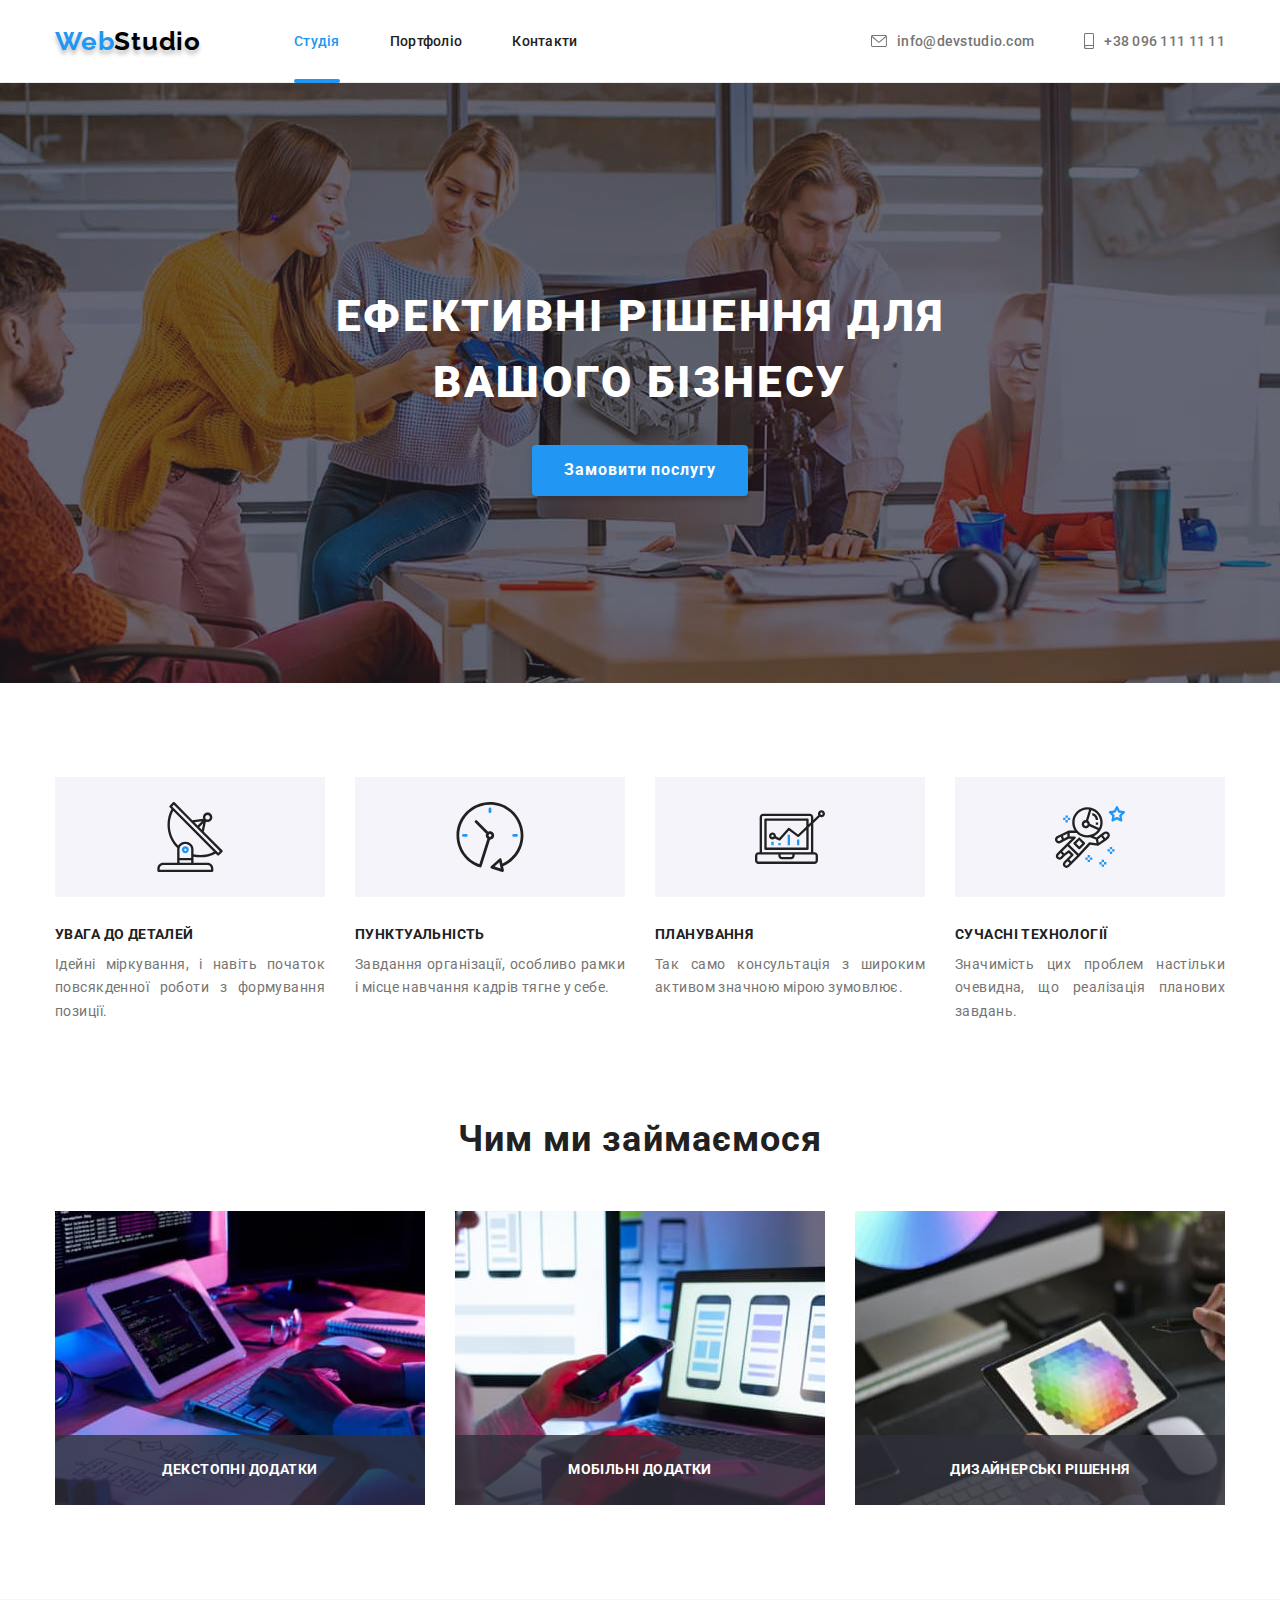
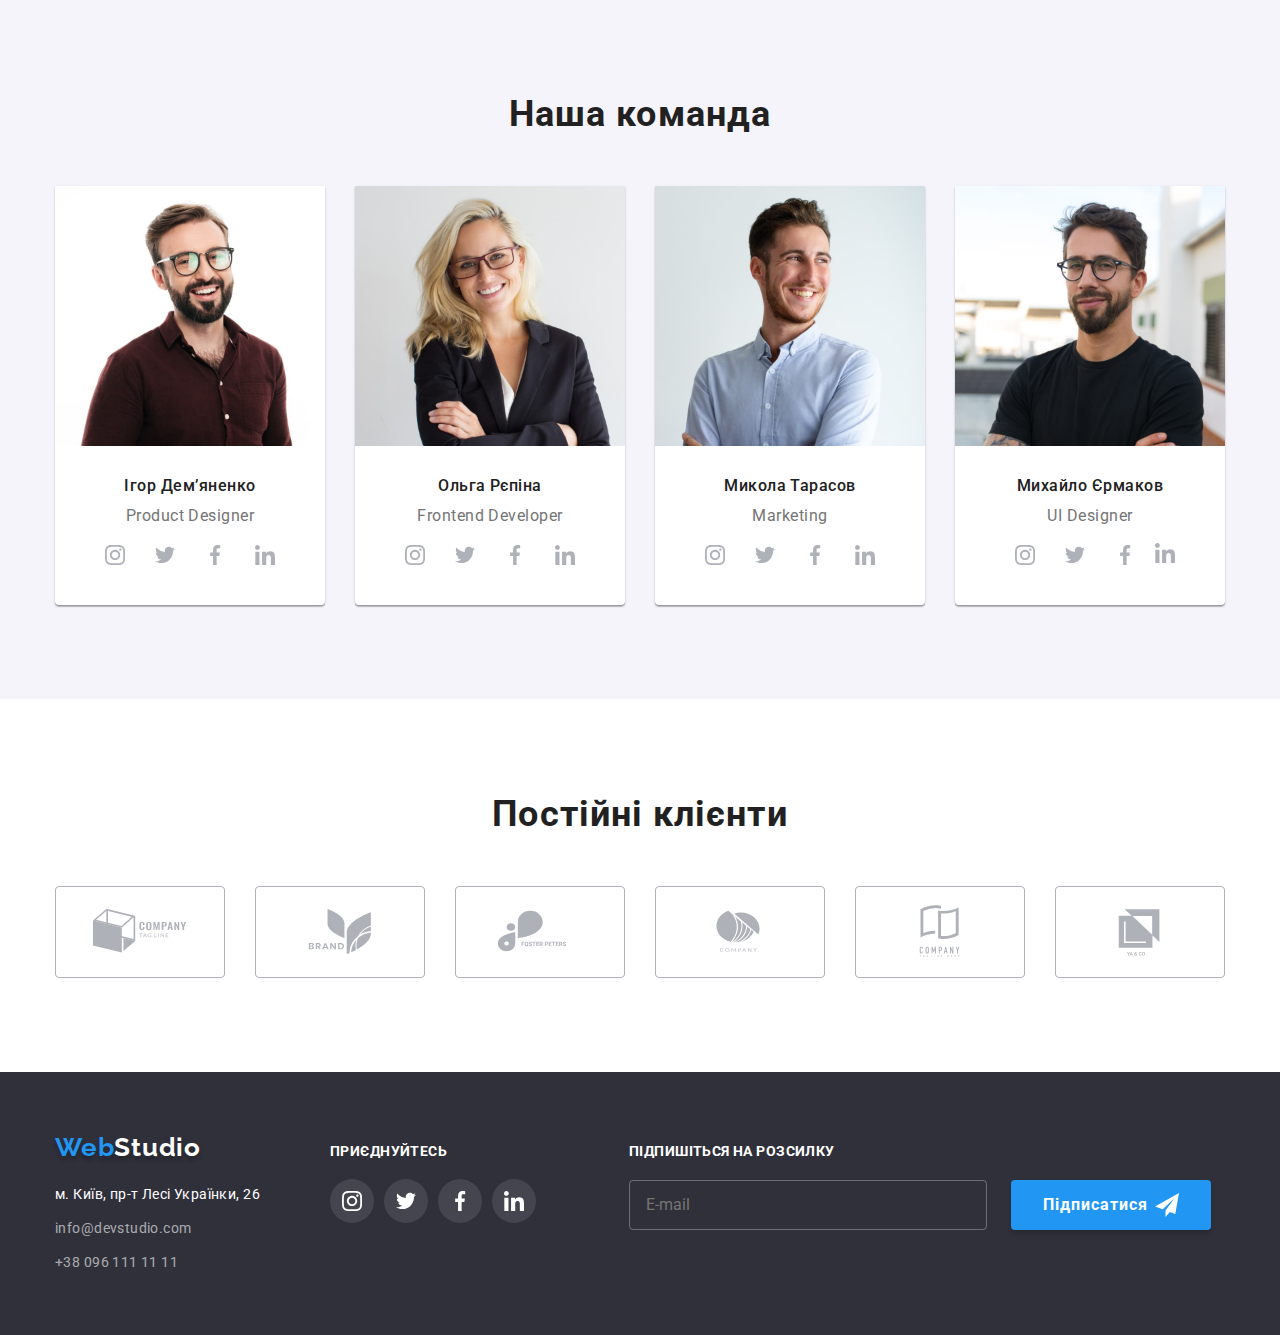
<file: index.html>
<!DOCTYPE html>
<html lang="en">
  <head>
    <meta charset="UTF-8" />
    <meta http-equiv="X-UA-Compatible" content="IE=edge" />
    <meta name="viewport" content="width=device-width, initial-scale=1.0" />
    <title>Студія</title>
    <link rel="preconnect" href="https://fonts.googleapis.com" />
    <link rel="preconnect" href="https://fonts.gstatic.com" crossorigin />
    <link
      <link
      href="https://fonts.googleapis.com/css2?family=Raleway:wght@700&family=Roboto:wght@400;500;700;900&display=swap"
      rel="stylesheet"
    />
    <link
      rel="stylesheet"
      href="https://cdnjs.cloudflare.com/ajax/libs/modern-normalize/1.1.0/modern-normalize.min.css"
    />
   <link rel="stylesheet" href="./css/main.min.css"> 
  </head>
  <body>
    <!--header-->
    <header class="header">
      <div class="container">
        <nav class="header-nav">
          <a href="./index.html" class="logo">Web<span class="header__logo">Studio</span></a>
          <ul class="header-nav__list list">
            <li class="header-nav__item"><a href="./index.html" class="header-nav__link header-nav__link--current">Студія</a></li>
            <li class="header-nav__item"><a href="./portfolio.html" class="header-nav__link">Портфоліо</a></li>
            <li class="header-nav__item"><a href="#Контакти" class="header-nav__link">Контакти</a></li>
          </ul>
          <ul class="contact-list list">
            <li class="contact-list__item">
              <a href="mailto:info@devstudio.com" class="contact-list__link">
                <svg width="16" height="12" class="contact-list__icon">
                  <use href="./images/icons.svg#icon-envelope"></use></svg
                >info@devstudio.com
              </a>
            </li>
            <li class="contact-list__item">
              <a href="tel:+380961111111" class="contact-list__link">
                <svg width="10" height="16" class="contact-list__icon">
                  <use href="./images/icons.svg#icon-smartphone"></use></svg
                >+38 096 111 11 11
              </a>
            </li>
          </ul>
        </nav>
      </div>
    </header>
    <!--main content-->
    <main class="main">
      <!--hero section-->

      <section class="hero-section">
        <h1 class="hero-title">Ефективні рішення для вашого бізнесу</h1>
        <button type="button" class="hero-btn" data-modal-open>Замовити послугу</button>
      </section>

      <!--advantages section with hidden h2-->

      <section class="advantages section">
        <div class="container">
          <h2 class="section-title visually-hidden">Переваги</h2>
          <ul class="advantages__list list">
            <li class="advantages__item">
              <div class="advantages__wrap">  
                <svg  class="advantages__icon">
                  <use href="./images/icons.svg#icon-antenna"></use>
                </svg>
              </div>
              <h3 class="advantages__title">Увага до деталей</h3>
              <p class="advantages__text">
                Ідейні міркування, і навіть початок повсякденної роботи з формування позиції.
              </p>
            </li>
            <li class="advantages__item">
              <div class="advantages__wrap">
                <svg class="advantages__icon">
                  <use href="./images/icons.svg#icon-clock"></use>
                </svg>
              </div>
              <h3 class="advantages__title">Пунктуальність</h3>
              <p class="advantages__text">
                Завдання організації, особливо рамки і місце навчання кадрів тягне у себе.
              </p>
            </li>
            <li class="advantages__item">
              <div class="advantages__wrap">
                <svg class="advantages__icon">
                  <use href="./images/icons.svg#icon-diagram"></use>
                </svg>
              </div>
              <h3 class="advantages__title">Планування</h3>
              <p class="advantages__text">Так само консультація з широким активом значною мірою зумовлює.</p>
            </li>
            <li class="advantages__item">
              <div class="advantages__wrap">
                <svg class="advantages__icon">
                  <use href="./images/icons.svg#icon-astronaut"></use>
                </svg>
              </div>
              <h3 class="advantages__title">Сучасні технології</h3>
              <p class="advantages__text">
                Значимість цих проблем настільки очевидна, що реалізація планових завдань.
              </p>
            </li>
          </ul>
        </div>
      </section>

      <!--description section-->

      <section class="description section">
        <div class="container">
          <h2 class="section-title">Чим ми займаємося</h2>
          <ul class="description__list list">
            <li class="description__item">
              <img
                class="description__image"
                src="./images/foto1.jpg"
                alt="Розробка програмного забезпечення"
                width="370"
                height="294"
              />
              <div class="description__wrap"><h3 class="description__text">Декстопні додатки</h3></div>
            </li>
            <li class="description__item">
              <img
                class="description__image"
                src="./images/foto2.jpg"
                alt="Розробка мобільних додатків"
                width="370"
                height="294"
              />
              <div class="description__wrap"><h3 class="description__text">Мобільні додатки</h3></div>
            </li>
            <li class="description__item">
              <img
                class="description__image"
                src="./images/foto3.jpg"
                alt="Розробка графічного дизайну"
                width="370"
                height="294"
              />
              <div class="description__wrap"><h3 class="description__text">Дизайнерські рішення</h3></div>
            </li>
          </ul>
        </div>
      </section>

      <!--team section-->

      <section class="team section">
        <div class="container">
          <h2 class="section-title">Наша команда</h2>
          <ul class="team__list list">
            <li class="team__item">
              <img
                class="team__foto"
                src="./images/ihor.jpg"
                alt="Зображення Ігора Демяненка"
                width="270"
                height="260"
              />
              <div class="team__wrap">
                <h3 class="team__name">Ігор Демʼяненко</h3>
                <p class="team__position">Product Designer</p>
                <ul class="social-list list">
                  <li class="social-list__item">
                    <a href="" class="social-list__link"
                      ><svg width="20" height="20" class="social-list__icon">
                        <use href="./images/icons.svg#icon-instagram"></use></svg
                    ></a>
                  </li>
                  <li class="social-list__item">
                    <a href="" class="social-list__link"
                      ><svg width="20" height="20" class="social-list__icon">
                        <use href="./images/icons.svg#icon-twitter"></use></svg
                    ></a>
                  </li>
                  <li class="social-list__item">
                    <a href="" class="social-list__link"
                      ><svg width="20" height="20" class="social-list__icon">
                        <use href="./images/icons.svg#icon-facebook"></use></svg
                    ></a>
                  </li>
                  <li class="social-list__item">
                    <a href="" class="social-list__link"
                      ><svg width="20" height="20" class="social-list__icon">
                        <use href="./images/icons.svg#icon-linkedin"></use></svg
                    ></a>
                  </li>
                </ul>
              </div>
            </li>
            <li class="team__item">
              <img
                class="team__foto"
                src="./images/olha.jpg"
                alt="Зображення Ольги Рєпіної"
                width="270"
                height="260"
              />
              <div class="team__wrap">
                <h3 class="team__name">Ольга Рєпіна</h3>
                <p class="team__position">Frontend Developer</p>
                <ul class="social-list list">
                  <li class="social-list__item">
                    <a href="" class="social-list__link"
                      ><svg width="20" height="20" class="social-list__icon">
                        <use href="./images/icons.svg#icon-instagram"></use></svg
                    ></a>
                  </li>
                  <li class="social-list__item">
                    <a href="" class="social-list__link"
                      ><svg width="20" height="20" class="social-list__icon">
                        <use href="./images/icons.svg#icon-twitter"></use></svg
                    ></a>
                  </li>
                  <li class="social-list__item">
                    <a href="" class="social-list__link"
                      ><svg width="20" height="20" class="social-list__icon">
                        <use href="./images/icons.svg#icon-facebook"></use></svg
                    ></a>
                  </li>
                  <li class="social-list__item">
                    <a href="" class="social-list__link"
                      ><svg width="20" height="20" class="social-list__icon">
                        <use href="./images/icons.svg#icon-linkedin"></use></svg
                    ></a>
                  </li>
                </ul>
              </div>
            </li>
            <li class="team__item">
              <img
                class="team__foto"
                src="./images/mykola.jpg"
                alt="Зображення Миколи Тарасова"
                width="270"
                height="260"
              />
              <div class="team__wrap">
                <h3 class="team__name">Микола Тарасов</h3>
                <p class="team__position">Marketing</p>
                <ul class="social-list list">
                  <li class="social-list__item">
                    <a href="" class="social-list__link"
                      ><svg width="20" height="20" class="social-list__icon">
                        <use href="./images/icons.svg#icon-instagram"></use>
                      </svg>
                    </a>
                  </li>
                  <li class="social-list__item">
                    <a href="" class="social-list__link"
                      ><svg width="20" height="20" class="social-list__icon">
                        <use href="./images/icons.svg#icon-twitter"></use>
                      </svg>
                    </a>
                  </li>
                  <li class="social-list__item">
                    <a href="" class="social-list__link"
                      ><svg width="20" height="20" class="social-list__icon">
                        <use href="./images/icons.svg#icon-facebook"></use>
                      </svg>
                    </a>
                  </li>
                  <li class="social-list__item">
                    <a href="" class="social-list__link"
                      ><svg width="20" height="20" class="social-list__icon">
                        <use href="./images/icons.svg#icon-linkedin"></use>
                      </svg>
                    </a>
                  </li>
                </ul>
              </div>
            </li>
            <li class="team__item">
              <img
                class="team__foto"
                src="./images/mykhailo.jpg"
                alt="Зображення Михайла Єрмакова"
                width="270"
                height="260"
              />
              <div class="team__wrap">
                <h3 class="team__name">Михайло Єрмаков</h3>
                <p class="team__position">UI Designer</p>
                <ul class="social-list list">
                  <li class="social-list__item">
                    <a href="" class="social-list__link"
                      ><svg width="20" height="20" class="social-list__icon">
                        <use href="./images/icons.svg#icon-instagram"></use></svg
                    ></a>
                  </li>
                  <li class="social-list__item">
                    <a href="" class="social-list__link"
                      ><svg width="20" height="20" class="social-list__icon">
                        <use href="./images/icons.svg#icon-twitter"></use></svg
                    ></a>
                  </li>
                  <li class="social-list__item">
                    <a href="" class="social-list__link"
                      ><svg width="20" height="20" class="social-list__icon">
                        <use href="./images/icons.svg#icon-facebook"></use></svg
                    ></a>
                  </li>
                  <li class="social-list__item">
                    <a href="" class="social-llist__link"
                      ><svg width="20" height="20" class="social-list__icon">
                        <use href="./images/icons.svg#icon-linkedin"></use></svg
                    ></a>
                  </li>
                </ul>
              </div>
            </li>
          </ul>
        </div>
      </section>
      <section class="clients section">
        <div class="container">
          <h2 class="section-title">Постійні клієнти</h2>
          <ul class="clients__list list">
            <li>
              <a href="" class="clients__link">
                <svg class="clients__icon">
                  <use href="./images/icons.svg#icon-logo"></use>
                </svg>
              </a>
            </li>
            <li>
              <a href="" class="clients__link">
                <svg class="clients__icon">
                  <use href="./images/icons.svg#icon-logo-1"></use>
                </svg>
              </a>
            </li>
            <li>
              <a href="" class="clients__link">
                <svg class="clients__icon">
                  <use href="./images/icons.svg#icon-logo-2"></use>
                </svg>
              </a>
            </li>
            <li>
              <a href="" class="clients__link">
                <svg class="clients__icon">
                  <use href="./images/icons.svg#icon-logo-3"></use>
                </svg>
              </a>
            </li>
            <li>
              <a href="" class="clients__link">
                <svg class="clients__icon">
                  <use href="./images/icons.svg#icon-logo-4"></use>
                </svg>
              </a>
            </li>
            <li>
              <a href="" class="clients__link">
                <svg class="clients__icon">
                  <use href="./images/icons.svg#icon-logo-5"></use>
                </svg>
              </a>
            </li>
          </ul>
        </div>
      </section>
    </main>
    <!--footer-->
    <footer class="footer">
      <div class="footer-container container">
      <div class="footer-box">
        <a href="index.html" class="logo">Web<span class="footer-studio">Studio</span></a>
        <address class="address" id="Контакти">
          <ul class="adress-list list">
            <li class="footer-item">
              <a
                href="https://goo.gl/maps/LVJzUpiBmEEemzZo6"
                target="_blank"
                rel="noreferrer noopener nofollow"
                class="adress"
              >
                м. Київ, пр-т Лесі Українки, 26</a
              >
            </li>
            <li class="footer-item">
              <a href="mailto:info@devstudio.com" class="footer-contact">info@devstudio.com</a>
            </li>
            <li class="footer-item">
              <a href="tel:+380961111111" class="footer-contact">+38 096 111 11 11</a>
            </li>
          </ul>
        </address>
      </div>
      <div class="footer-social">
        <strong class="footer-text">приєднуйтесь</strong>
        <ul class="footer-social-list list">
          <li class="footer-social-item">
            <a href="" class="footer-social-link">
              <svg class="footer-icon"><use href="./images/icons.svg#icon-instagram">

              </use></svg>
            </a>
          </li>
          <li class="footer-social-item">
            <a href="" class="footer-social-link">
              <svg class="footer-icon"><use href="./images/icons.svg#icon-twitter">

              </use></svg>
            </a>
          </li>
          <li class="footer-social-item">
            <a href="" class="footer-social-link">
              <svg class="footer-icon"><use href="./images/icons.svg#icon-facebook">

              </use></svg>
            </a>
          </li>
          <li class="footer-social-item">
            <a href="" class="footer-social-link">
              <svg class="footer-icon"><use href="./images/icons.svg#icon-linkedin">

              </use></svg>
            </a>
          </li>
        </ul>
        </div>
        <form action="" class="footer-form">
          <div class="form-wrap">
            <label for="email" class="footer-lable">Підпишіться на розсилку</label>
            <input type="email" name="email" id="email" placeholder="E-mail" class="footer-input">
         </div>
          <button type="submit" class="footer-button">
            Підписатися
          <svg class="send-icon">
            <use href="./images/icons.svg#icon-send"> 
          </button>
        </form>
        </div>
      </div>
    </div>
    </footer>
    <!--modal-->
    <div class="backdrop is-hidden" data-modal>
      <div class="modal">
        <button type="button" class="close-button" data-modal-close>
          <svg width="16" height="16">
            <use href="./images/icons.svg#icon-close"></use>
          </svg>
        </button>
      <form action="" class="modal-form">
        <p class="modal-title">Залиште свої дані, ми вам передзвонимо</p>
        <div class="modal-element">
          <label for="name" class="modal-label">Імʼя</label>
          <div class="input-wrap">
            <input type="text" id="name" class="modal-input">
            <svg width="18" height="18" class="modal-icon">
              <use href="./images/icons.svg#icon-person"></use>
            </svg>
          </div>
        </div>
        <div class="modal-element">
          <label for="phone-number" class="modal-label">Телефон</label>
          <div class="input-wrap">
          <input type="tel" id="phone-number" class="modal-input">
          <svg width="18" height="18" class="modal-icon">
            <use href="./images/icons.svg#icon-phone"></use>
          </svg>
          </div>
        </div>
        <div class="modal-element">
          <label for="mail" class="modal-label">Пошта</label>
          <div class="input-wrap">
            <input type="email" id="mail" class="modal-input">
            <svg width="18" height="18" class="modal-icon">
              <use href="./images/icons.svg#icon-email"></use>
            </svg>
          </div>
        </div>
        <div class="modal-element">
          <label for="сomment" class="modal-label">Коментар</label>
          <textarea name="comment" id="comment" rows="10" placeholder="Введіть текст"></textarea>
        </div>
        <div class="accept">
          <input type="checkbox" id="accept" name="accept" required class="input-accept visually-hidden">
          <label for="accept" class="accept-label"> 
            <svg width="16" height="15" class="modal-icon">
              <use href="./images/icons.svg#icon-Vector" class="nonchecked"></use>
              <use href="./images/icons.svg#icon-check" class="checked"></use>
            </svg>
          Погоджуюсь з росилкою та приймаю  <span><a href="" class="link-agreements">Умови договору</a></span>
          </label>
        </div>
        <div class="btn-wrap"><button type="submit" class="submit-button">Відправити</button></div>
      </form>
      </div>
    <script src="./js/modal.js"></script>
  </body>
</html>
</file>
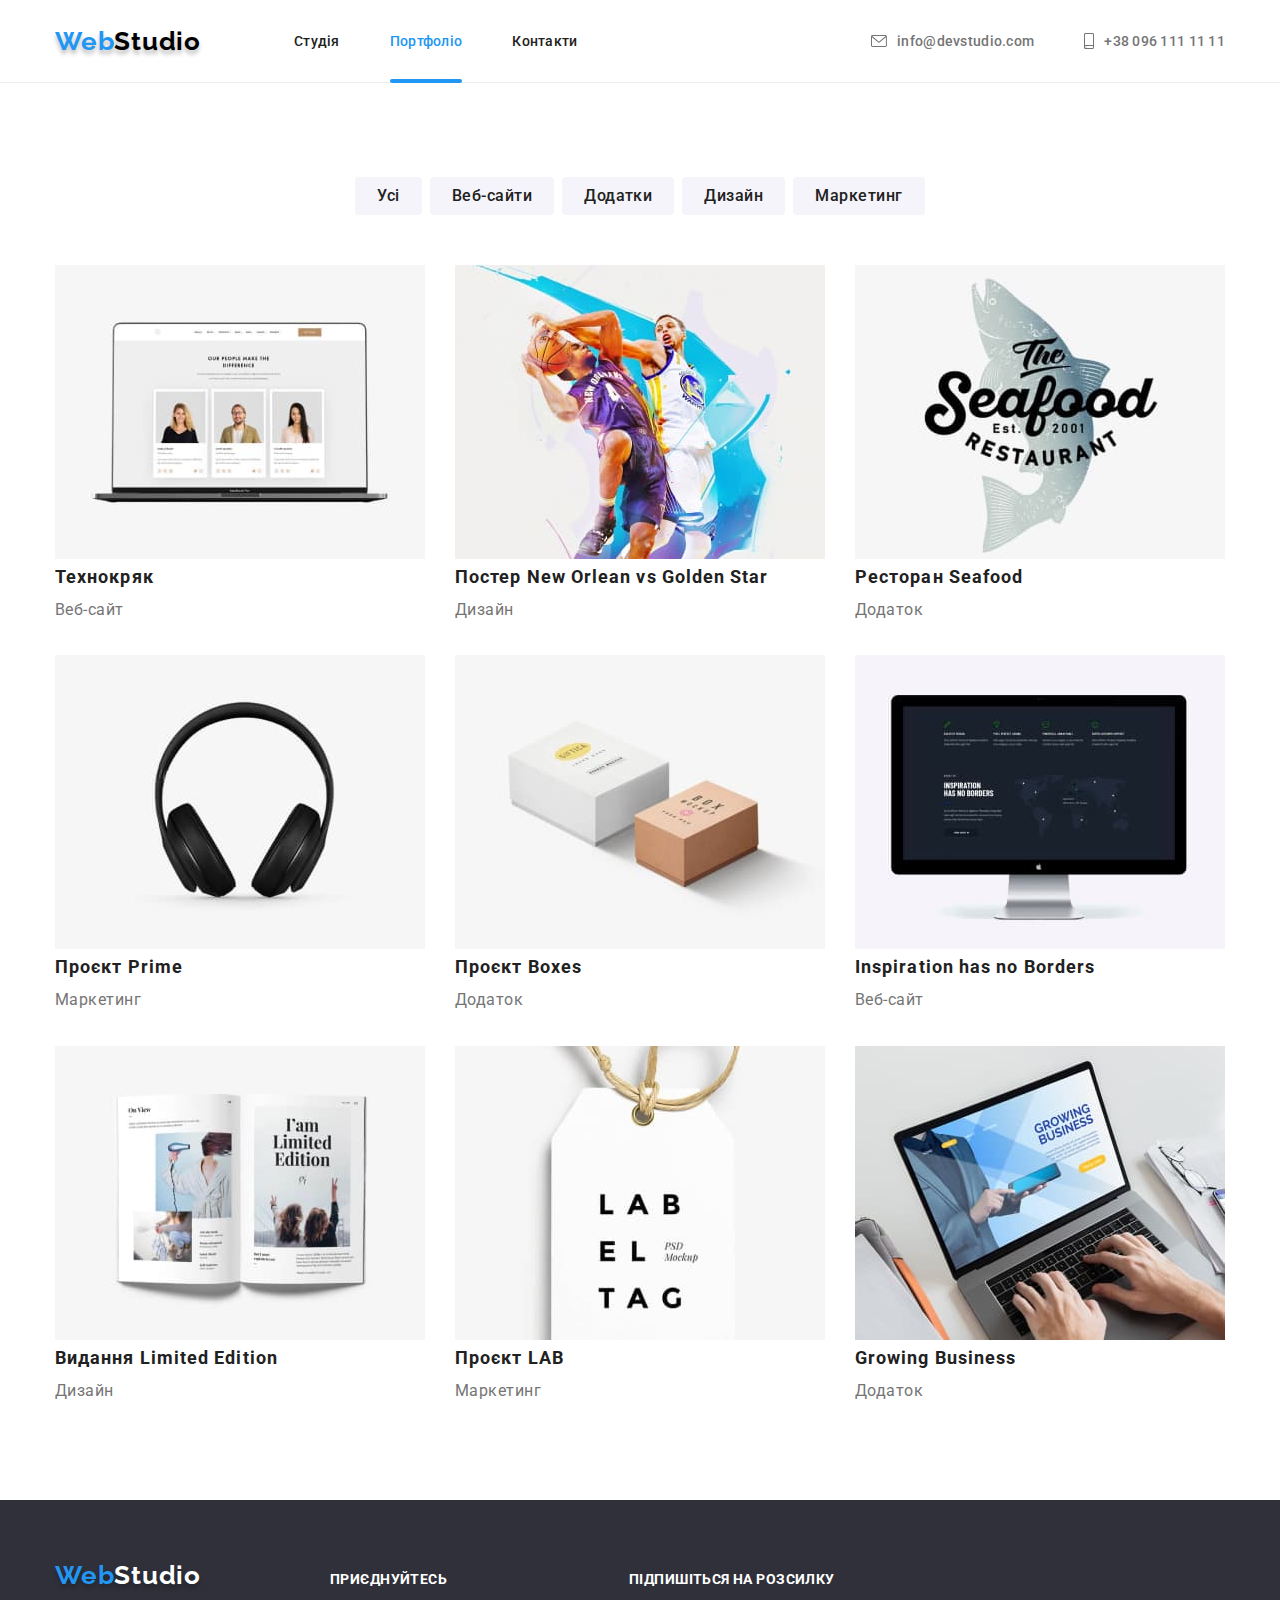
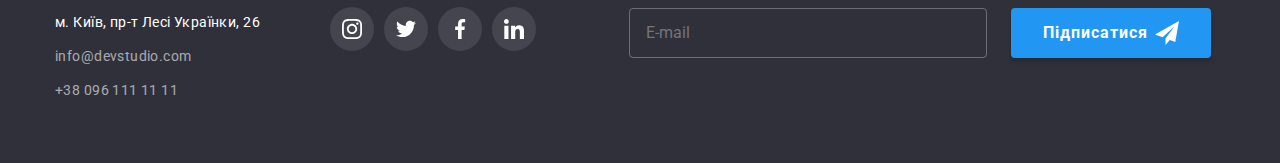
<file: portfolio.html>
<!DOCTYPE html>
<html lang="en">
  <head>
    <meta charset="UTF-8" />
    <meta http-equiv="X-UA-Compatible" content="IE=edge" />
    <meta name="viewport" content="width=device-width, initial-scale=1.0" />
    <title>Студія</title>
    <link rel="preconnect" href="https://fonts.googleapis.com" />
    <link rel="preconnect" href="https://fonts.gstatic.com" crossorigin />
    <link
      <link
      href="https://fonts.googleapis.com/css2?family=Raleway:wght@700&family=Roboto:wght@400;500;700;900&display=swap"
      rel="stylesheet"
    />
    <link
      rel="stylesheet"
      href="https://cdnjs.cloudflare.com/ajax/libs/modern-normalize/1.1.0/modern-normalize.min.css"
    />
    <link rel="stylesheet" href="./css/main.min.css"
  </head>
  <body>
    <!--header-->
    <header class="header">
      <div class="container">
        <nav class="header-nav">
          <a href="./index.html" class="logo">Web<span class="header__logo">Studio</span></a>
          <ul class="header-nav__list list">
            <li class="header-nav__item"><a href="./index.html" class="header-nav__link header-nav__link">Студія</a></li>
            <li class="header-nav__item"><a href="./portfolio.html" class="header-nav__link header-nav__link--current">Портфоліо</a></li>
            <li class="header-nav__item"><a href="#Контакти" class="header-nav__link">Контакти</a></li>
          </ul>
          <ul class="contact-list list">
            <li class="contact-list__item">
              <a href="mailto:info@devstudio.com" class="contact-list__link">
                <svg width="16" height="12" class="contact-list__icon">
                  <use href="./images/icons.svg#icon-envelope"></use></svg
                >info@devstudio.com
              </a>
            </li>
            <li class="contact-list__item">
              <a href="tel:+380961111111" class="contact-list__link">
                <svg width="10" height="16" class="contact-list__icon">
                  <use href="./images/icons.svg#icon-smartphone"></use></svg
                >+38 096 111 11 11
              </a>
            </li>
          </ul>
        </nav>
      </div>
    </header>
    <!--main content-->
    <main>
      <section class="section">
        <div class="container">
          <ul class="button-list list">
            <li class="btn-item"><button type="button" class="portfolio-btn">Усі</button></li>
            <li class="btn-item"><button type="button" class="portfolio-btn">Веб-сайти</button></li>
            <li class="btn-item"><button type="button" class="portfolio-btn">Додатки</button></li>
            <li class="btn-item"><button type="button" class="portfolio-btn">Дизайн</button></li>
            <li class="btn-item"><button type="button" class="portfolio-btn">Маркетинг</button></li>
          </ul>
          <ul class="portfolio-list list">
            <li>
              <a href="" class="portfolio-link">
                <div class="portfolio-box"><img src="./images/technokriak.jpg" alt="Технокряк" width="370" height="294" />
                <p class="box-text">Ресурс пропонує комплексні пропозиції з різним рівнем функціоналу та сервісів. Все це дозволить відвідувачу отримати вичерпні відомості про компанію чи приватну особу.</p></div>
                <div class="porfolio-description">
                  <h3 class="portfolio-title">Технокряк</h3>
                  <p class="portfolio-text">Веб-сайт</p>
                </div>
              </a>
            </li>
            <li>
              <a href="" class="portfolio-link">
                <div class="portfolio-box"><img src="./images/poster.jpg" alt="Постер баскетболістів" width="370" height="294" />
                <p class="box-text">Ресурс пропонує комплексні пропозиції з різним рівнем функціоналу та сервісів. Все це дозволить відвідувачу отримати вичерпні відомості про компанію чи приватну особу.</p></div>
                <div class="porfolio-description">
                <h3 class="portfolio-title">Постер New Orlean vs Golden Star</h3>
                <p class="portfolio-text">Дизайн</p>
              </div></a>
            </li>
            <li>
              <a href="" class="portfolio-link">
                <div class="portfolio-box"><img src="./images/restoran.jpg" alt="Логотип ресторану" width="370" height="294" />
                <p class="box-text">Ресурс пропонує комплексні пропозиції з різним рівнем функціоналу та сервісів. Все це дозволить відвідувачу отримати вичерпні відомості про компанію чи приватну особу.</p></div>
                <div class="porfolio-description">
                <h3 class="portfolio-title">Ресторан Seafood</h3>
                <p class="portfolio-text">Додаток</p>
              </div>
            </a>
            </li>
            <li>
              <a href="" class="portfolio-link">
                <div class="portfolio-box"><img src="./images/prime.jpg" alt="Навушники" width="370" height="294" />
                <p class="box-text">Ресурс пропонує комплексні пропозиції з різним рівнем функціоналу та сервісів. Все це дозволить відвідувачу отримати вичерпні відомості про компанію чи приватну особу.</p></div>
                <div class="porfolio-description">
                <h3 class="portfolio-title">Проєкт Prime</h3>
                <p class="portfolio-text">Маркетинг</p>
              </div>
            </a>
            </li>
            <li>
              <a href="" class="portfolio-link">
                <div class="portfolio-box"><img src="./images/boxes.jpg" alt="Коробки" width="370" height="294" />
                <p class="box-text">Ресурс пропонує комплексні пропозиції з різним рівнем функціоналу та сервісів. Все це дозволить відвідувачу отримати вичерпні відомості про компанію чи приватну особу.</p></div>
              <div class="porfolio-description">
                <h3 class="portfolio-title">Проєкт Boxes</h3>
                <p class="portfolio-text">Додаток</p>
              </div>
            </a>
            </li>
            <li>
              <a href="" class="portfolio-link">
                <div class="portfolio-box"><img src="./images/inspiration.jpg" alt="Сторфінка веб-сайту" width="370" height="294" />
                <p class="box-text">Ресурс пропонує комплексні пропозиції з різним рівнем функціоналу та сервісів. Все це дозволить відвідувачу отримати вичерпні відомості про компанію чи приватну особу.</p></div>
                <div class="porfolio-description">
                  <h3 class="portfolio-title">Inspiration has no Borders</h3>
                  <p class="portfolio-text">Веб-сайт</p>
                </div>
              </a>
            </li>
            <li>
              <a href="" class="portfolio-link">
                <div class="portfolio-box"><img src="./images/limitededition.jpg" alt="Розгорнутий журнал" width="370" height="294" />
                <p class="box-text">Ресурс пропонує комплексні пропозиції з різним рівнем функціоналу та сервісів. Все це дозволить відвідувачу отримати вичерпні відомості про компанію чи приватну особу.</p></div>
                <div class="porfolio-description">
                <h3 class="portfolio-title">Видання Limited Edition</h3>
                <p class="portfolio-text">Дизайн</p>
              </div>
            </a>
            </li>
            <li>
              <a href="" class="portfolio-link">
                <div class="portfolio-box"><img src="./images/lab.jpg" alt="Бірка з текстом Lab El Tag" width="370" height="294" />
                <p class="box-text">Ресурс пропонує комплексні пропозиції з різним рівнем функціоналу та сервісів. Все це дозволить відвідувачу отримати вичерпні відомості про компанію чи приватну особу.</p></div>
                <div class="porfolio-description">
                <h3 class="portfolio-title">Проєкт LAB</h3>
                <p class="portfolio-text">Маркетинг</p>
              </div>
            </a>
            </li>
            <li>
              <a href="" class="portfolio-link">
                <div class="portfolio-box"><img src="./images/growing.jpg" alt="Додаток Growing Business" width="370" height="294" />
                <p class="box-text">Ресурс пропонує комплексні пропозиції з різним рівнем функціоналу та сервісів. Все це дозволить відвідувачу отримати вичерпні відомості про компанію чи приватну особу.</p></div>
                <div class="porfolio-description">
                  <h3 class="portfolio-title">Growing Business</h3>
                  <p class="portfolio-text">Додаток</p>
                </div>
              </a>
            </li>
          </ul>
        </div>
      </section>
    </main>
    <!--footer-->
  <footer class="footer">
    <div class="footer-container container">
      <div class="footer-box">
        <a href="index.html" class="logo">Web<span class="footer-studio">Studio</span></a>
        <address class="address" id="Контакти">
          <ul class="adress-list list">
            <li class="footer-item">
              <a href="https://goo.gl/maps/LVJzUpiBmEEemzZo6" target="_blank" rel="noreferrer noopener nofollow"
                class="adress">
                м. Київ, пр-т Лесі Українки, 26</a>
            </li>
            <li class="footer-item">
              <a href="mailto:info@devstudio.com" class="footer-contact">info@devstudio.com</a>
            </li>
            <li class="footer-item">
              <a href="tel:+380961111111" class="footer-contact">+38 096 111 11 11</a>
            </li>
          </ul>
        </address>
      </div>
      <div class="footer-social">
        <strong class="footer-text">приєднуйтесь</strong>
        <ul class="footer-social-list list">
          <li class="footer-social-item">
            <a href="" class="footer-social-link">
              <svg class="footer-icon">
                <use href="./images/icons.svg#icon-instagram">
  
                </use>
              </svg>
            </a>
          </li>
          <li class="footer-social-item">
            <a href="" class="footer-social-link">
              <svg class="footer-icon">
                <use href="./images/icons.svg#icon-twitter">
  
                </use>
              </svg>
            </a>
          </li>
          <li class="footer-social-item">
            <a href="" class="footer-social-link">
              <svg class="footer-icon">
                <use href="./images/icons.svg#icon-facebook">
  
                </use>
              </svg>
            </a>
          </li>
          <li class="footer-social-item">
            <a href="" class="footer-social-link">
              <svg class="footer-icon">
                <use href="./images/icons.svg#icon-linkedin">
  
                </use>
              </svg>
            </a>
          </li>
        </ul>
      </div>
      <form action="" class="footer-form">
        <div class="form-wrap">
          <label for="email" class="footer-lable">Підпишіться на розсилку</label>
          <input type="email" name="email" id="email" placeholder="E-mail" class="footer-input">
        </div>
        <button type="submit" class="footer-button">
          Підписатися
          <svg class="send-icon">
            <use href="./images/icons.svg#icon-send">
        </button>
      </form>
    </div>
    </div>
    </div>
  </footer>
  </body>
</html>
</file>
<file: css/main.min.css>
:root{--primary-text-color: #757575;--secondary-text-color: #212121;--accent-color: #2196f3;--primary-background-color: #ffffff;--secondary-background-color: #2f303a;--section-background-color: #f5f4fa;--fill-color: #afb1b8;--backdrop-color: rgba(0, 0, 0, 0.2);--portfolio-btn-color: #f5f4fa}body{margin:0;font-family:"Roboto",sans-serif;background-color:var(--primary-background-color);color:var(--primary-text-color)}a{-webkit-transition-property:color;transition-property:color;-webkit-transition-duration:250ms;transition-duration:250ms;-webkit-transition-timing-function:cubic-bezier(0.4, 0, 0.2, 1);transition-timing-function:cubic-bezier(0.4, 0, 0.2, 1)}h1,h2,h3,h4,h5,h6,p{margin:0;padding:0}img{display:block;max-width:100%}.container{width:1200px;margin:0 auto;padding-left:15px;padding-right:15px}.list{list-style:none;margin:0;padding:0}.section{padding-top:94px;padding-bottom:94px}.section-title{text-align:center;margin-bottom:50px;font-weight:700;font-size:36px;line-height:1.2;letter-spacing:.03em;color:var(--secondary-text-color)}.visually-hidden{position:absolute;width:1px;height:1px;margin:-1px;border:0;padding:0;white-space:nowrap;-webkit-clip-path:inset(100%);clip-path:inset(100%);clip:rect(0 0 0 0);overflow:hidden}.header{border-bottom:1px solid #ececec}.header__logo{color:#000}.logo{display:block;padding-top:25px;padding-bottom:25px;font-family:"Raleway",sans-serif;color:var(--accent-color);text-decoration:none;font-style:normal;font-weight:700;font-size:26px;line-height:1.2;letter-spacing:.03em;text-shadow:0px 4px 4px rgba(0,0,0,.25)}.header-nav{display:-webkit-box;display:-ms-flexbox;display:flex;-webkit-box-align:center;-ms-flex-align:center;align-items:center}.header-nav__list{margin-left:93px;display:-webkit-box;display:-ms-flexbox;display:flex}.header-nav__item:not(:last-child){margin-right:50px}.header-nav__link{display:-webkit-box;display:-ms-flexbox;display:flex;padding-top:32px;padding-bottom:32px;font-weight:500;font-size:14px;line-height:1.3;letter-spacing:.02em;color:var(--secondary-text-color);text-decoration:none;-webkit-box-align:center;-ms-flex-align:center;align-items:center}.header-nav__link:hover,.header-nav__link:focus{color:var(--accent-color)}.header-nav__link--current{color:var(--accent-color);position:relative}.header-nav__link--current::after{position:absolute;display:block;bottom:-1px;content:"";width:100%;height:4px;background-color:var(--accent-color);border-radius:2px}.contact-list{display:-webkit-box;display:-ms-flexbox;display:flex;margin-left:auto}.contact-list__item+.contact-list__item{margin-left:50px}.contact-list__link{display:-webkit-box;display:-ms-flexbox;display:flex;-webkit-box-align:center;-ms-flex-align:center;align-items:center;padding-top:32px;padding-bottom:32px;color:var(--primary-text-color);text-decoration:none;font-weight:500;font-size:14px;line-height:1.3;letter-spacing:.02em}.contact-list__link:hover,.contact-list__link:focus{color:var(--accent-color)}.contact-list__icon{margin-right:10px;fill:currentColor}.hero-section{max-width:1600px;height:600px;margin-left:auto;margin-right:auto;background-position:center;background-image:-webkit-gradient(linear, left top, left bottom, from(rgba(47, 48, 58, 0.4)), to(rgba(47, 48, 58, 0.4))),url("../images/hero.jpg");background-image:linear-gradient(rgba(47, 48, 58, 0.4), rgba(47, 48, 58, 0.4)),url("../images/hero.jpg");padding-top:200px;padding-bottom:200px;text-align:center;background-color:var(--secondary-background-color)}.hero-title{margin-bottom:30px;width:696px;margin-left:auto;margin-right:auto;font-weight:900;font-size:44px;line-height:1.5;letter-spacing:.06em;text-transform:uppercase;color:var(--primary-background-color)}.hero-btn{display:inline-block;padding:10px 32px;font-family:"Roboto",sans-serif;background:var(--accent-color);color:var(--primary-background-color);font-weight:700;font-size:16px;line-height:1.9;letter-spacing:.06em;-webkit-box-shadow:0px 4px 4px rgba(0,0,0,.15);box-shadow:0px 4px 4px rgba(0,0,0,.15);border-radius:4px;border:rgba(0,0,0,0);cursor:pointer}.advantages{padding-bottom:0}.advantages__list{display:-webkit-box;display:-ms-flexbox;display:flex;gap:30px}.advantages__item{width:270px}.advantages__wrap{background-color:var(--section-background-color);width:270px;height:120px;display:-webkit-box;display:-ms-flexbox;display:flex;-webkit-box-align:center;-ms-flex-align:center;align-items:center;-webkit-box-pack:center;-ms-flex-pack:center;justify-content:center;margin-bottom:30px}.advantages__icon{width:70px;height:70px}.advantages__title{margin-bottom:10px;font-weight:700;font-size:14px;line-height:1.1;letter-spacing:.03em;text-transform:uppercase;color:var(--secondary-text-color)}.advantages__text{font-size:14px;line-height:1.7;letter-spacing:.03em;text-align:justify}.description__list{display:-webkit-box;display:-ms-flexbox;display:flex}.description__item{position:relative}.description__item:not(:last-child){margin-right:30px}.description__image{display:block}.description__wrap{display:-webkit-box;display:-ms-flexbox;display:flex;position:absolute;bottom:0;left:0;width:100%;height:70px;background:rgba(47,48,58,.8);-webkit-box-pack:center;-ms-flex-pack:center;justify-content:center;-webkit-box-align:center;-ms-flex-align:center;align-items:center}.description__text{font-weight:700;font-size:14px;line-height:1.14;letter-spacing:.03em;text-transform:uppercase;color:var(--primary-background-color)}.team{padding-bottom:94px;background-color:var(--section-background-color)}.team__list{display:-webkit-box;display:-ms-flexbox;display:flex}.team__item{background-color:var(--primary-background-color);-webkit-box-shadow:0px 1px 3px rgba(0,0,0,.12),0px 1px 1px rgba(0,0,0,.14),0px 2px 1px rgba(0,0,0,.2);box-shadow:0px 1px 3px rgba(0,0,0,.12),0px 1px 1px rgba(0,0,0,.14),0px 2px 1px rgba(0,0,0,.2);border-radius:0px 0px 4px 4px}.team__item:not(:last-child){margin-right:30px}.team__foto{display:block}.team__wrap{width:270px;padding:30px 10px;text-align:center}.team__name{margin-bottom:10px;font-weight:500;font-size:16px;line-height:1.2;letter-spacing:.03em;color:var(--secondary-text-color)}.team__position{font-size:16px;line-height:1.2;letter-spacing:.03em}.social-list{display:-webkit-box;display:-ms-flexbox;display:flex;-webkit-box-pack:center;-ms-flex-pack:center;justify-content:center;-webkit-box-align:center;-ms-flex-align:center;align-items:center;margin-top:10px;margin-left:auto;margin-right:auto}.social-list__item:not(:last-child){margin-right:10px}.social-list__link{display:-webkit-box;display:-ms-flexbox;display:flex;-webkit-box-pack:center;-ms-flex-pack:center;justify-content:center;-webkit-box-align:center;-ms-flex-align:center;align-items:center;width:40px;height:40px;border-radius:50%;-webkit-transition-property:background-color;transition-property:background-color;-webkit-transition-duration:250ms;transition-duration:250ms;-webkit-transition-timing-function:cubic-bezier(0.4, 0, 0.2, 1);transition-timing-function:cubic-bezier(0.4, 0, 0.2, 1)}.social-list__link:hover,.social-list__link:focus{background-color:var(--accent-color);color:var(--primary-background-color)}.social-list__link:hover .social-list__link__icon,.social-list__link:focus .social-list__link__icon{fill:var(--primary-background-color)}.social-list__icon{width:20px;height:20px;fill:var(--fill-color);-webkit-transition-property:fill;transition-property:fill;-webkit-transition-duration:250ms;transition-duration:250ms;-webkit-transition-timing-function:cubic-bezier(0.4, 0, 0.2, 1);transition-timing-function:cubic-bezier(0.4, 0, 0.2, 1)}.clients__list{display:-webkit-box;display:-ms-flexbox;display:flex;-webkit-box-pack:center;-ms-flex-pack:center;justify-content:center;gap:30px}.clients__link{padding:0 auto;display:-webkit-box;display:-ms-flexbox;display:flex;-webkit-box-pack:center;-ms-flex-pack:center;justify-content:center;-webkit-box-align:center;-ms-flex-align:center;align-items:center;width:170px;height:92px;border:1px solid var(--fill-color);border-radius:4px;-webkit-transition-property:border;transition-property:border;-webkit-transition-duration:250ms;transition-duration:250ms;-webkit-transition-timing-function:cubic-bezier(0.4, 0, 0.2, 1);transition-timing-function:cubic-bezier(0.4, 0, 0.2, 1)}.clients__link:hover,.clients__link:focus{border-color:var(--accent-color)}.clients__icon{-webkit-box-align:center;-ms-flex-align:center;align-items:center;width:106px;height:60px;fill:var(--fill-color);-webkit-transition-property:fill;transition-property:fill;-webkit-transition-duration:250ms;transition-duration:250ms;-webkit-transition-timing-function:cubic-bezier(0.4, 0, 0.2, 1);transition-timing-function:cubic-bezier(0.4, 0, 0.2, 1)}.clients__link:hover .clients__icon,.clients__link:focus .clients__icon{fill:var(--accent-color)}.footer{padding:60px 0px;display:-webkit-box;display:-ms-flexbox;display:flex;background-color:var(--secondary-background-color)}.footer-container{display:-webkit-box;display:-ms-flexbox;display:flex;-webkit-box-align:baseline;-ms-flex-align:baseline;align-items:baseline}.footer-box .logo{width:145px;padding:0;margin-bottom:20px}.footer-studio{font-family:"Raleway",sans-serif;font-weight:700;font-size:26px;line-height:1.2;letter-spacing:.03em;color:var(--primary-background-color)}.footer-contact{font-size:14px;font-style:normal;line-height:1.8;letter-spacing:.03em;color:rgba(255,255,255,.6);text-decoration:none}.footer-contact:hover,.footer-contact:focus{color:var(--accent-color)}.footer-text{display:block;font-weight:700;font-size:14px;line-height:16px;letter-spacing:.03em;text-transform:uppercase;color:var(--primary-background-color);margin-bottom:20px}.footer-item:not(:last-child){margin-bottom:9px}.aaddress{margin-top:20px}.adress{font-style:normal;font-size:14px;line-height:1.7;letter-spacing:.03em;color:var(--primary-background-color);text-decoration:none}.adress:hover,.adress:focus{color:var(--accent-color)}.footer-social{display:block;-webkit-box-pack:center;-ms-flex-pack:center;justify-content:center;-webkit-box-align:baseline;-ms-flex-align:baseline;align-items:baseline;margin-left:70px;margin-right:93px}.footer-social-list{display:-webkit-box;display:-ms-flexbox;display:flex;gap:10px;width:206px}.footer-social-link{display:-webkit-box;display:-ms-flexbox;display:flex;-webkit-box-pack:center;-ms-flex-pack:center;justify-content:center;-webkit-box-align:center;-ms-flex-align:center;align-items:center;width:44px;height:44px;border-radius:50%;background:rgba(255,255,255,.1);-webkit-transition-property:background;transition-property:background;-webkit-transition-duration:250ms;transition-duration:250ms;-webkit-transition-timing-function:cubic-bezier(0.4, 0, 0.2, 1);transition-timing-function:cubic-bezier(0.4, 0, 0.2, 1)}.footer-social-link:hover,.footer-social-link:focus{background-color:var(--accent-color)}.footer-social-link:hover svg,.footer-social-link:focus svg{fill:var(--primary-background-color)}.footer-icon{width:20px;height:20px;fill:var(--primary-background-color)}.footer-form{display:-webkit-box;display:-ms-flexbox;display:flex;position:relative;width:570px;height:86px}.footer-form div{display:-webkit-box;display:-ms-flexbox;display:flex;-webkit-box-orient:vertical;-webkit-box-direction:normal;-ms-flex-direction:column;flex-direction:column}.footer-lable{margin-bottom:20px;font-weight:700;font-size:14px;line-height:1.14;letter-spacing:.03em;text-transform:uppercase;color:var(--primary-background-color)}.footer-input{padding-left:16px;width:358px;height:50px;border:1px solid rgba(255,255,255,.3);border-radius:4px;background-color:rgba(0,0,0,0);color:var(--primary-background-color);outline:none;-webkit-transition-property:border-color;transition-property:border-color;-webkit-transition-duration:250ms;transition-duration:250ms;-webkit-transition-timing-function:cubic-bezier(0.4, 0, 0.2, 1);transition-timing-function:cubic-bezier(0.4, 0, 0.2, 1)}.footer-input:focus{border-color:var(--accent-color)}.footer-button{display:-webkit-box;display:-ms-flexbox;display:flex;-webkit-box-pack:center;-ms-flex-pack:center;justify-content:center;-webkit-box-align:center;-ms-flex-align:center;align-items:center;width:200px;height:50px;color:var(--primary-background-color);background:var(--accent-color);-webkit-box-shadow:0px 4px 4px rgba(0,0,0,.15);box-shadow:0px 4px 4px rgba(0,0,0,.15);border-radius:4px;border:none;font-weight:700;font-size:16px;line-height:1.9;letter-spacing:.06em;cursor:pointer;position:absolute;right:-12px;bottom:0}.send-icon{width:24px;height:24px;margin-left:7px}.button-list{margin-bottom:50px;display:-webkit-box;display:-ms-flexbox;display:flex;-webkit-box-pack:center;-ms-flex-pack:center;justify-content:center}.btn-item:not(:last-child){margin-right:8px}.portfolio-btn{padding:6px 22px;background-color:var(--portfolio-btn-color);color:var(--secondary-text-color);font-family:"Roboto",sans-serif;font-weight:500;font-size:16px;line-height:1.6;text-align:center;letter-spacing:.03em;cursor:pointer;border:none;border-radius:4px;-webkit-transition-property:color,background-color,-webkit-box-shadow;transition-property:color,background-color,-webkit-box-shadow;transition-property:color,background-color,box-shadow;transition-property:color,background-color,box-shadow,-webkit-box-shadow;-webkit-transition-duration:250ms;transition-duration:250ms;-webkit-transition-timing-function:cubic-bezier(0.4, 0, 0.2, 1);transition-timing-function:cubic-bezier(0.4, 0, 0.2, 1)}.portfolio-btn:hover,.portfolio-btn:focus{background-color:var(--accent-color);color:var(--primary-background-color);-webkit-box-shadow:0px 3px 1px rgba(0,0,0,.1),0px 1px 2px rgba(0,0,0,.08),0px 2px 2px rgba(0,0,0,.12);box-shadow:0px 3px 1px rgba(0,0,0,.1),0px 1px 2px rgba(0,0,0,.08),0px 2px 2px rgba(0,0,0,.12)}.portfolio-list{display:-webkit-box;display:-ms-flexbox;display:flex;-ms-flex-wrap:wrap;flex-wrap:wrap;gap:30px}.portfolio-link{display:block;text-decoration:none;-webkit-transition-property:-webkit-box-shadow;transition-property:-webkit-box-shadow;transition-property:box-shadow;transition-property:box-shadow, -webkit-box-shadow;-webkit-transition-duration:250ms;transition-duration:250ms;-webkit-transition-timing-function:cubic-bezier(0.4, 0, 0.2, 1);transition-timing-function:cubic-bezier(0.4, 0, 0.2, 1)}.portfolio-link:hover,.portfolio-link:focus{-webkit-box-shadow:0px 1px 1px rgba(0,0,0,.12),0px 4px 4px rgba(0,0,0,.06),1px 4px 6px rgba(0,0,0,.16);box-shadow:0px 1px 1px rgba(0,0,0,.12),0px 4px 4px rgba(0,0,0,.06),1px 4px 6px rgba(0,0,0,.16)}.portfolio-link:hover .box-text,.portfolio-link:focus .box-text{-webkit-transform:translateY(0%);transform:translateY(0%)}.portfolio-description{padding:20px 24px;border-left-width:1px;border-left-style:solid;border-left-color:#eee;border-bottom-width:1px;border-bottom-style:solid;border-bottom-color:#eee;border-right-width:1px;border-right-style:solid;border-right-color:#eee}.portfolio-title{font-weight:700;font-size:18px;line-height:2;letter-spacing:.06em;color:var(--secondary-text-color)}.portfolio-text{font-size:16px;line-height:1.9;letter-spacing:.03em;color:var(--primary-text-color)}.portfolio-box{position:relative;top:0;left:0;overflow:hidden}.box-text{position:absolute;top:0;left:0;height:100%;padding:63px 24px;font-weight:400;font-size:18px;line-height:1.6;letter-spacing:.03em;color:var(--primary-background-color);background-color:rgba(33,150,243,.9);-webkit-transform:translateY(100%);transform:translateY(100%);-webkit-transition-property:-webkit-transform;transition-property:-webkit-transform;transition-property:transform;transition-property:transform, -webkit-transform;-webkit-transition-duration:250ms;transition-duration:250ms;-webkit-transition-timing-function:cubic-bezier(0.4, 0, 0.2, 1);transition-timing-function:cubic-bezier(0.4, 0, 0.2, 1)}.backdrop{position:fixed;top:0;left:0;width:100%;height:100%;background-color:var(--backdrop-color);opacity:1;-webkit-transition:opacity 250ms cubic-bezier(0.4, 0, 0.2, 1);transition:opacity 250ms cubic-bezier(0.4, 0, 0.2, 1)}.backdrop.is-hidden{opacity:0;pointer-events:none;visibility:hidden}.backdrop.is-hidden.modal{-webkit-transform:translate(-50%, -50%) scale(0.1);transform:translate(-50%, -50%) scale(0.1)}.modal{position:absolute;width:528px;height:581px;left:50%;top:50%;-webkit-transform:translate(-50%, -50%) scale(1);transform:translate(-50%, -50%) scale(1);background-color:var(--primary-background-color);-webkit-box-shadow:0px 1px 3px rgba(0,0,0,.12),0px 1px 1px rgba(0,0,0,.14),0px 2px 1px rgba(0,0,0,.2);box-shadow:0px 1px 3px rgba(0,0,0,.12),0px 1px 1px rgba(0,0,0,.14),0px 2px 1px rgba(0,0,0,.2);border-radius:4px;-webkit-transition:-webkit-transform 250ms cubic-bezier(0.4, 0, 0.2, 1);transition:-webkit-transform 250ms cubic-bezier(0.4, 0, 0.2, 1);transition:transform 250ms cubic-bezier(0.4, 0, 0.2, 1);transition:transform 250ms cubic-bezier(0.4, 0, 0.2, 1), -webkit-transform 250ms cubic-bezier(0.4, 0, 0.2, 1)}.modal-form{padding:40px}.modal-title{margin-bottom:12px;font-weight:700;font-size:20px;line-height:1.15;text-align:center;letter-spacing:.03em;color:var(--secondary-text-color)}.modal-element{display:-webkit-box;display:-ms-flexbox;display:flex;-webkit-box-orient:vertical;-webkit-box-direction:normal;-ms-flex-direction:column;flex-direction:column}.modal-label{margin-bottom:4px;font-weight:400;font-size:12px;line-height:1,16;letter-spacing:.01em;color:var(--primary-text-color)}.modal-input{padding-left:42px;width:100%;height:40px;border:1px solid rgba(33,33,33,.2);border-radius:4px;outline:none;-webkit-transition-property:border-color;transition-property:border-color;-webkit-transition-duration:250ms;transition-duration:250ms;-webkit-transition-timing-function:cubic-bezier(0.4, 0, 0.2, 1);transition-timing-function:cubic-bezier(0.4, 0, 0.2, 1)}.modal-input:focus{border-color:var(--accent-color)}.modal-input:focus+.modal-icon{fill:var(--accent-color)}.modal-icon{margin-right:9px;display:block}.close-button{position:absolute;top:8px;right:8px;width:30px;height:30px;background-color:var(--primary-background-color);cursor:pointer;display:-webkit-box;display:-ms-flexbox;display:flex;-webkit-box-pack:center;-ms-flex-pack:center;justify-content:center;-webkit-box-align:center;-ms-flex-align:center;align-items:center;border:1px solid rgba(0,0,0,.1);border-radius:50%;-webkit-transition-property:fill;transition-property:fill;-webkit-transition-duration:250ms;transition-duration:250ms;-webkit-transition-timing-function:cubic-bezier(0.4, 0, 0.2, 1);transition-timing-function:cubic-bezier(0.4, 0, 0.2, 1)}.close-button:hover,.close-button:focus{fill:var(--accent-color)}.input-wrap{position:relative;margin-bottom:10px}.input-wrap .modal-icon{position:absolute;top:50%;left:12px;-webkit-transform:translateY(-50%);transform:translateY(-50%)}textarea{margin-bottom:20px;resize:none;padding:12px 16px;width:100%;height:120px;border:1px solid rgba(33,33,33,.2);border-radius:4px;outline:none;-webkit-transition-property:border-color;transition-property:border-color;-webkit-transition-duration:250ms;transition-duration:250ms;-webkit-transition-timing-function:cubic-bezier(0.4, 0, 0.2, 1);transition-timing-function:cubic-bezier(0.4, 0, 0.2, 1)}textarea:focus{border-color:var(--accent-color)}textarea::-webkit-input-placeholder{font-size:12px;line-height:1.2;letter-spacing:.01em;color:rgba(117,117,117,.5)}textarea::-moz-placeholder{font-size:12px;line-height:1.2;letter-spacing:.01em;color:rgba(117,117,117,.5)}textarea:-ms-input-placeholder{font-size:12px;line-height:1.2;letter-spacing:.01em;color:rgba(117,117,117,.5)}textarea::-ms-input-placeholder{font-size:12px;line-height:1.2;letter-spacing:.01em;color:rgba(117,117,117,.5)}textarea::placeholder{font-size:12px;line-height:1.2;letter-spacing:.01em;color:rgba(117,117,117,.5)}.accept{display:-webkit-box;display:-ms-flexbox;display:flex;-webkit-box-pack:center;-ms-flex-pack:center;justify-content:center;-webkit-box-align:center;-ms-flex-align:center;align-items:center;margin-bottom:30px}.accept-label{display:-webkit-box;display:-ms-flexbox;display:flex;-webkit-box-pack:center;-ms-flex-pack:center;justify-content:center;-webkit-box-align:center;-ms-flex-align:center;align-items:center}.nonchecked{opacity:1;width:16px;height:15px}.input-accept:checked+label .nonchecked{opacity:0}.checked{opacity:0}.input-accept:checked+label .checked{opacity:1}.link-agreements{color:var(--accent-color)}.btn-wrap{display:-webkit-box;display:-ms-flexbox;display:flex;-webkit-box-pack:center;-ms-flex-pack:center;justify-content:center}.submit-button{width:200px;height:50px;padding:10px 52px;font-weight:700;font-size:16px;line-height:1.9;letter-spacing:.06em;color:var(--primary-background-color);background-color:var(--accent-color);-webkit-box-shadow:0px 4px 4px rgba(0,0,0,.15);box-shadow:0px 4px 4px rgba(0,0,0,.15);border-radius:4px;border:none;cursor:pointer}/*# sourceMappingURL=main.min.css.map */
</file>
